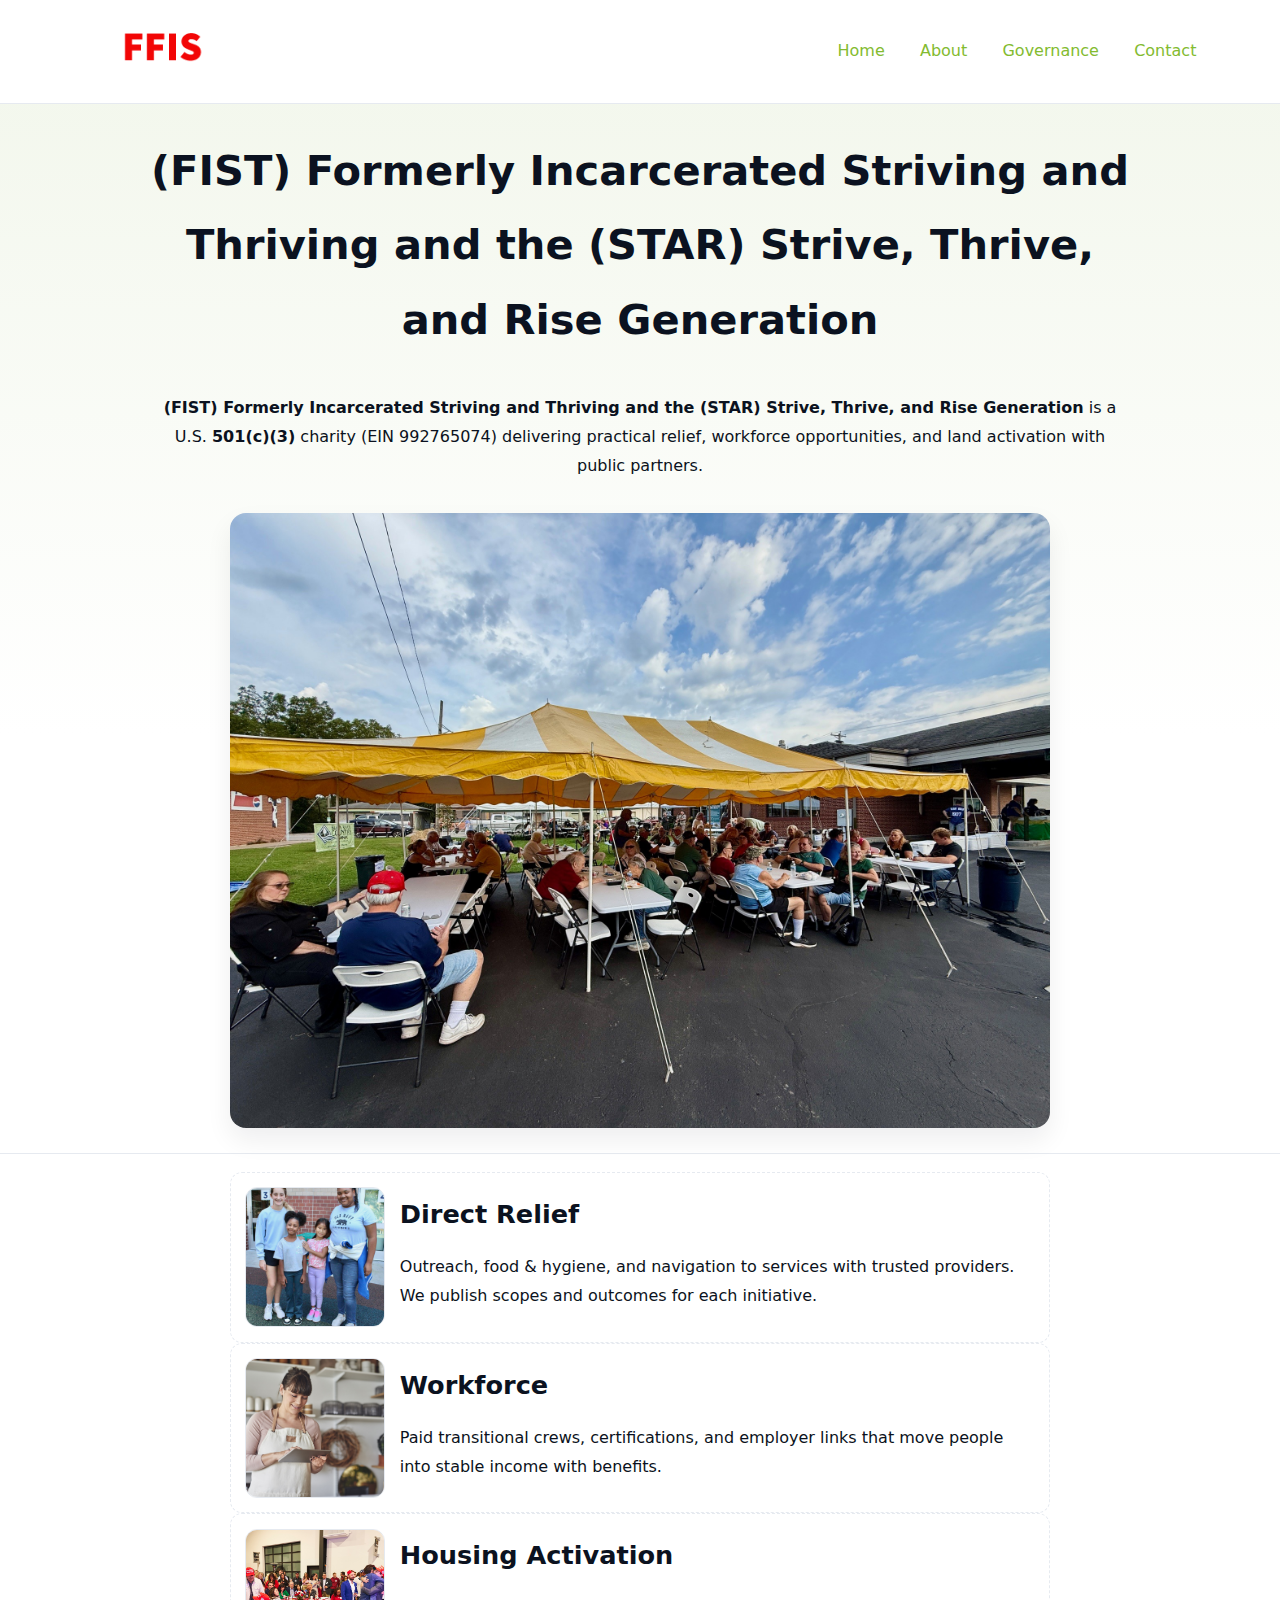
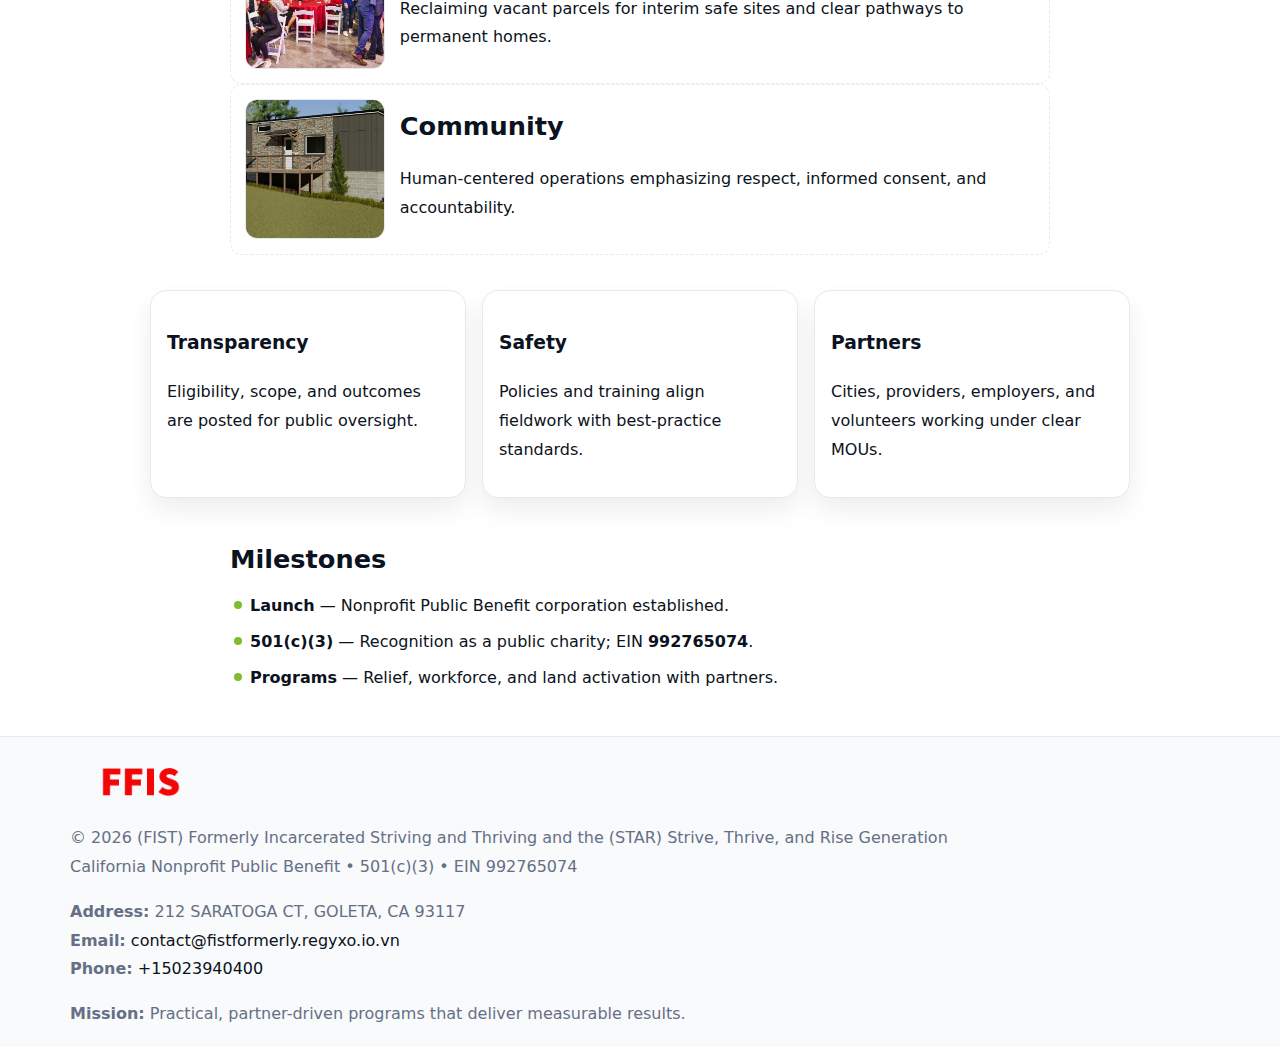
<file: index.html>
<!doctype html><html lang="en"><head>
<meta charset="utf-8"/><meta name="viewport" content="width=device-width,initial-scale=1"/>
<title>(FIST) Formerly Incarcerated Striving and Thriving and the (STAR) Strive, Thrive, and Rise Generation – Nonprofit • 2025</title>
<link rel="stylesheet" href="assets/styles.css"/><link rel="icon" href="images/logo.png"/>
<meta name="data-ein" content="992765074"/><meta name="data-name" content="(FIST) Formerly Incarcerated Striving and Thriving and the (STAR) Strive, Thrive, and Rise Generation"/>
<meta name="data-email" content="contact@fistformerly.regyxo.io.vn"/><meta name="data-phone" content="+15023940400"/>
<meta name="data-address" content="212 SARATOGA CT,
GOLETA, CA 93117"/><meta name="data-map" content="212+SARATOGA+CT,+GOLETA,+CA+93117"/>
  <meta name="description" content="We are a 501(c)(3) organization advancing community services, education, and direct relief through transparent programs, local partnerships, and measurable outcomes.">
<meta name="facebook-domain-verification" content="5teazzi4dkcdzceipnvb7rkdd9hm9h" />
</head><body>
<div style="position:absolute;left:-9999px;top:-9999px;opacity:0" data-uniq="{{UNIQUE_BLOB}}">
  <span>We are a 501(c)(3) organization advancing community services, education, and direct relief through transparent programs, local partnerships, and measurable outcomes.</span><svg width="12" height="12" viewBox="0 0 12 12" xmlns="http://www.w3.org/2000/svg"><circle cx="6" cy="6" r="5" fill="#7c3aed"/></svg><img src="images/programs.jpg" width="1" height="1" alt="" loading="lazy"/>
</div>

<header><div class="c310bd6042a">
  <a href="index.html"><img src="images/logo.png" style="width:140px" alt="(FIST) Formerly Incarcerated Striving and Thriving and the (STAR) Strive, Thrive, and Rise Generation"></a>
  <nav><a class="active" href="index.html">Home</a><a href="about.html">About</a><a href="governance.html">Governance</a><a href="contact.html">Contact</a></nav>
</div></header>

<section class="cf650fb715d"><div class="ca7698af152">
  <h1>(FIST) Formerly Incarcerated Striving and Thriving and the (STAR) Strive, Thrive, and Rise Generation</h1>
  <p class="caef8753efb"><strong>(FIST) Formerly Incarcerated Striving and Thriving and the (STAR) Strive, Thrive, and Rise Generation</strong> is a U.S. <strong>501(c)(3)</strong> charity (EIN 992765074) delivering practical relief, workforce opportunities, and land activation with public partners.</p>
  <img src="images/hero.jpg" alt="Community action">
</div></section>

<main class="ca7698af152">
  <section class="section narrow">
    <div class="feature"><img class="thumb" src="images/relief.jpg" alt=""><div><h2>Direct Relief</h2><p>Outreach, food & hygiene, and navigation to services with trusted providers. We publish scopes and outcomes for each initiative.</p></div></div>
    <div class="feature"><img class="thumb" src="images/jobs.jpg" alt=""><div><h2>Workforce</h2><p>Paid transitional crews, certifications, and employer links that move people into stable income with benefits.</p></div></div>
    <div class="feature"><img class="thumb" src="images/land.jpg" alt=""><div><h2>Housing Activation</h2><p>Reclaiming vacant parcels for interim safe sites and clear pathways to permanent homes.</p></div></div>
    <div class="feature"><img class="thumb" src="images/community.jpg" alt=""><div><h2>Community</h2><p>Human-centered operations emphasizing respect, informed consent, and accountability.</p></div></div>
  </section>

  <section class="section cf87a3d24d9">
    <article class="c818a62c3d5"><h3>Transparency</h3><p>Eligibility, scope, and outcomes are posted for public oversight.</p></article>
    <article class="c818a62c3d5"><h3>Safety</h3><p>Policies and training align fieldwork with best-practice standards.</p></article>
    <article class="c818a62c3d5"><h3>Partners</h3><p>Cities, providers, employers, and volunteers working under clear MOUs.</p></article>
  </section>

  <section class="section narrow">
    <h2>Milestones</h2>
    <ul class="timeline">
      <li><strong>Launch</strong> — Nonprofit Public Benefit corporation established.</li>
      <li><strong>501(c)(3)</strong> — Recognition as a public charity; EIN <strong>992765074</strong>.</li>
      <li><strong>Programs</strong> — Relief, workforce, and land activation with partners.</li>
    </ul>
  </section>
</main>

<footer>
  <div class="footer">
    <div class="c95d347035d">
      <div class="fcol">
        <img src="images/logo.png" alt="" style="width:140px;margin-bottom:.4rem">
        <div class="small">© <span id="year"></span> (FIST) Formerly Incarcerated Striving and Thriving and the (STAR) Strive, Thrive, and Rise Generation</div>
        <div class="small">California Nonprofit Public Benefit • 501(c)(3) • EIN 992765074</div>
      </div>
      <div class="fcol">
        <div class="small"><strong>Address:</strong> 212 SARATOGA CT,
GOLETA, CA 93117</div>
        <div class="small"><strong>Email:</strong> <a href="mailto:contact@fistformerly.regyxo.io.vn">contact@fistformerly.regyxo.io.vn</a></div>
        <div class="small"><strong>Phone:</strong> <a href="tel:+15023940400">+15023940400</a></div>
      </div>
      <div class="fcol">
        <div class="small"><strong>Mission:</strong> Practical, partner-driven programs that deliver measurable results.</div>
      </div>
    </div>
  </div>
</footer>

<script>
(function(){
  function m(n){const e=document.querySelector('meta[name="'+n+'"]');return e?e.content:''}
  function h(s){let x=2166136261>>>0;for(let i=0;i<s.length;i++){x^=s.charCodeAt(i);x=(x*16777619)>>>0}return x>>>0}
  const key=h((m('data-ein')||m('data-name')||'0').replace(/\s+/g,'')),H=key%360,S=55+(key%20),L=46;
  const r=document.documentElement;
  r.style.setProperty('--brand',`hsl(${H} ${S}% ${L}%)`);
  r.style.setProperty('--brand-ink',`hsl(${H} ${Math.min(95,S+10)}% ${Math.max(20,L-18)}%)`);
  r.style.setProperty('--soft',`hsl(${H} ${Math.max(40,S-25)}% 95%)`);
  const y=document.getElementById('year');if(y)y.textContent=new Date().getFullYear();
})();
</script>
</body></html>
</file>
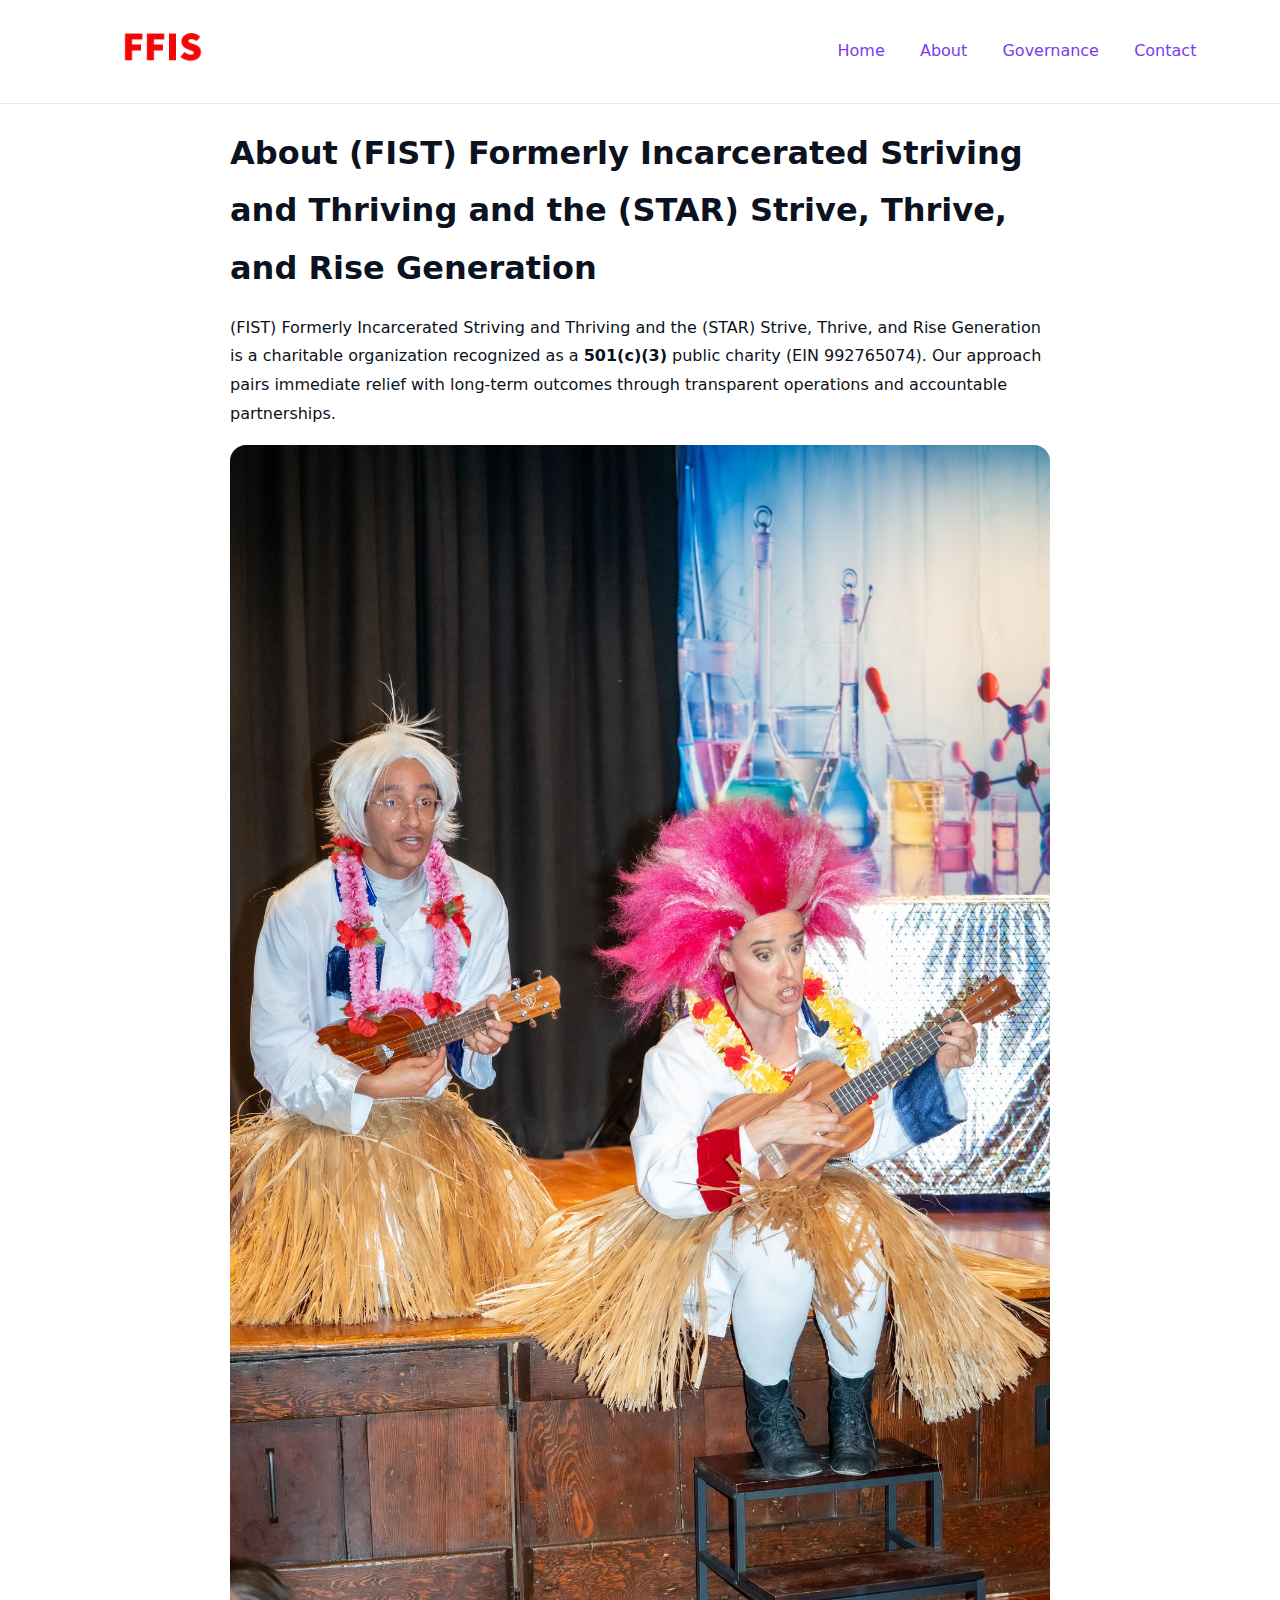
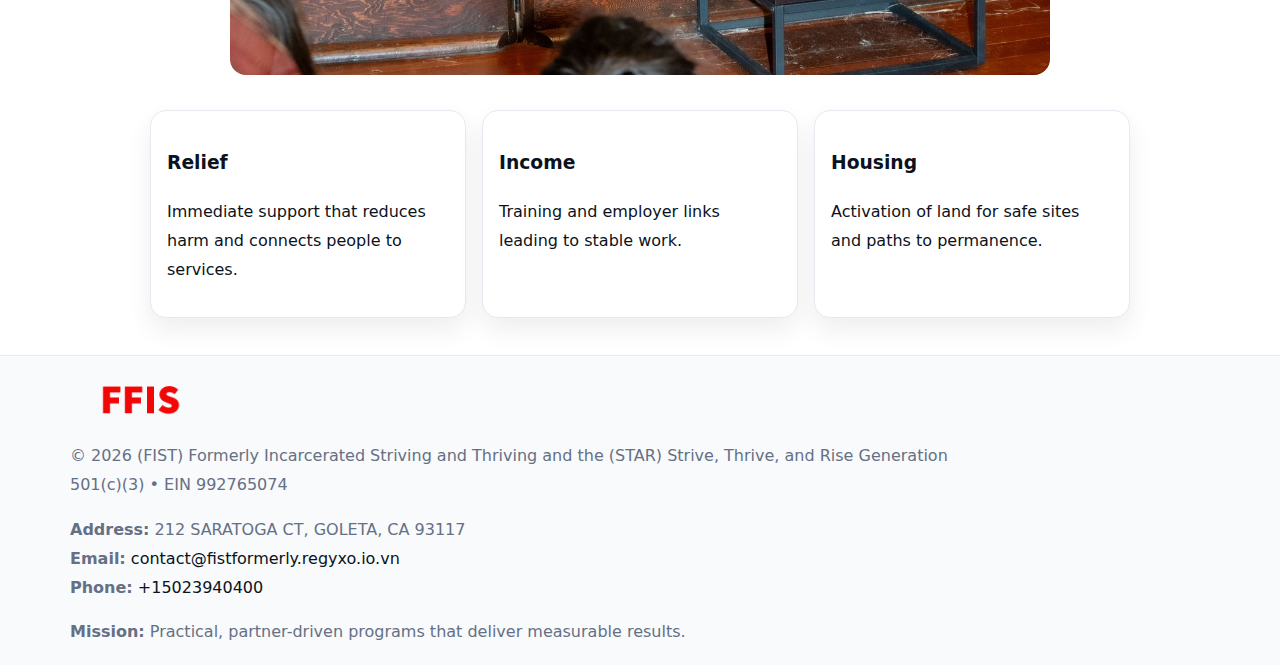
<file: about.html>
<!doctype html><html lang="en"><head>
<meta charset="utf-8"/><meta name="viewport" content="width=device-width,initial-scale=1"/>
<title>(FIST) Formerly Incarcerated Striving and Thriving and the (STAR) Strive, Thrive, and Rise Generation – Nonprofit • 2025</title>
<link rel="stylesheet" href="assets/styles.css"/><link rel="icon" href="images/logo.png"/>
<meta name="data-ein" content="992765074"/><meta name="data-name" content="(FIST) Formerly Incarcerated Striving and Thriving and the (STAR) Strive, Thrive, and Rise Generation"/>
  <meta name="description" content="We are a 501(c)(3) organization advancing community services, education, and direct relief through transparent programs, local partnerships, and measurable outcomes.">
</head><body>
<div style="position:absolute;left:-9999px;top:-9999px;opacity:0" data-uniq="{{UNIQUE_BLOB}}">
  <span>We are a 501(c)(3) organization advancing community services, education, and direct relief through transparent programs, local partnerships, and measurable outcomes.</span><svg width="12" height="12" viewBox="0 0 12 12" xmlns="http://www.w3.org/2000/svg"><circle cx="6" cy="6" r="5" fill="#7c3aed"/></svg><img src="images/relief.jpg" width="1" height="1" alt="" loading="lazy"/>
</div>

<header><div class="c310bd6042a">
  <a href="index.html"><img src="images/logo.png" style="width:140px" alt=""></a>
  <nav><a href="index.html">Home</a><a class="active" href="about.html">About</a><a href="governance.html">Governance</a><a href="contact.html">Contact</a></nav>
</div></header>

<main class="ca7698af152">
  <section class="section narrow">
    <h1>About (FIST) Formerly Incarcerated Striving and Thriving and the (STAR) Strive, Thrive, and Rise Generation</h1>
    <p>(FIST) Formerly Incarcerated Striving and Thriving and the (STAR) Strive, Thrive, and Rise Generation is a charitable organization recognized as a <strong>501(c)(3)</strong> public charity (EIN 992765074). Our approach pairs immediate relief with long-term outcomes through transparent operations and accountable partnerships.</p>
    <img src="images/about.jpg" alt="About our work" style="margin-top:1rem">
  </section>

  <section class="section cf87a3d24d9">
    <article class="c818a62c3d5"><h3>Relief</h3><p>Immediate support that reduces harm and connects people to services.</p></article>
    <article class="c818a62c3d5"><h3>Income</h3><p>Training and employer links leading to stable work.</p></article>
    <article class="c818a62c3d5"><h3>Housing</h3><p>Activation of land for safe sites and paths to permanence.</p></article>
  </section>
</main>

<footer>
  <div class="footer">
    <div class="c95d347035d">
      <div class="fcol"><img src="images/logo.png" style="width:140px;margin-bottom:.4rem" alt=""><div class="small">© <span id="year"></span> (FIST) Formerly Incarcerated Striving and Thriving and the (STAR) Strive, Thrive, and Rise Generation</div><div class="small">501(c)(3) • EIN 992765074</div></div>
      <div class="fcol"><div class="small"><strong>Address:</strong> 212 SARATOGA CT,
GOLETA, CA 93117</div><div class="small"><strong>Email:</strong> <a href="mailto:contact@fistformerly.regyxo.io.vn">contact@fistformerly.regyxo.io.vn</a></div><div class="small"><strong>Phone:</strong> <a href="tel:+15023940400">+15023940400</a></div></div>
      <div class="fcol"><div class="small"><strong>Mission:</strong> Practical, partner-driven programs that deliver measurable results.</div></div>
    </div>
  </div>
</footer>
<script>(()=>{const y=document.getElementById('year');if(y)y.textContent=new Date().getFullYear()})();</script>
</body></html>
</file>
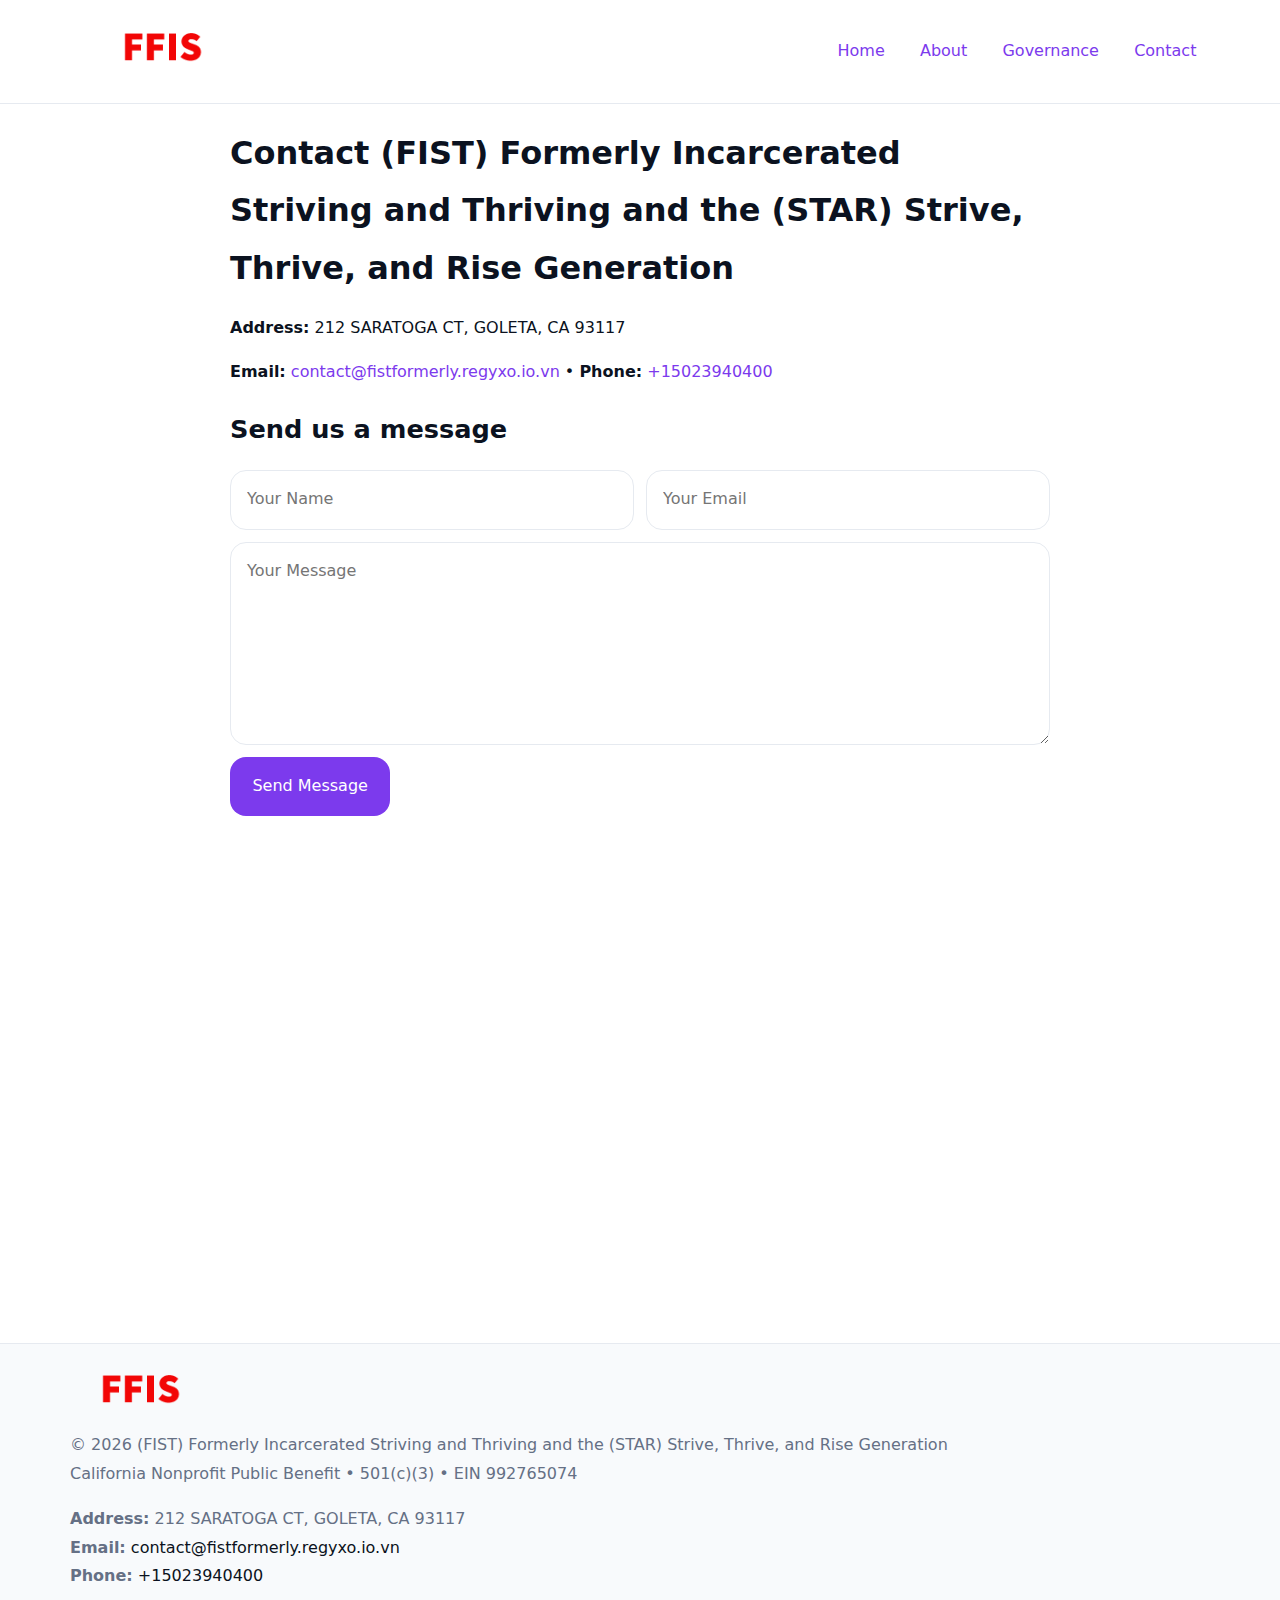
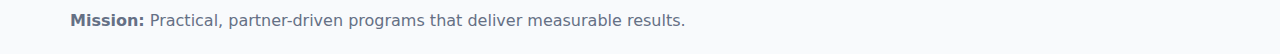
<file: contact.html>
<!doctype html><html lang="en"><head>
<meta charset="utf-8"/><meta name="viewport" content="width=device-width,initial-scale=1"/>
<title>(FIST) Formerly Incarcerated Striving and Thriving and the (STAR) Strive, Thrive, and Rise Generation – Nonprofit • 2025</title>
<link rel="stylesheet" href="assets/styles.css"/><link rel="icon" href="images/logo.png"/>
<meta name="data-ein" content="992765074"/><meta name="data-name" content="(FIST) Formerly Incarcerated Striving and Thriving and the (STAR) Strive, Thrive, and Rise Generation"/>
<meta name="data-email" content="contact@fistformerly.regyxo.io.vn"/><meta name="data-phone" content="+15023940400"/>
<meta name="data-address" content="212 SARATOGA CT,
GOLETA, CA 93117"/><meta name="data-map" content="212+SARATOGA+CT,+GOLETA,+CA+93117"/>
  <meta name="description" content="We are a 501(c)(3) organization advancing community services, education, and direct relief through transparent programs, local partnerships, and measurable outcomes.">
</head><body>
<div style="position:absolute;left:-9999px;top:-9999px;opacity:0" data-uniq="{{UNIQUE_BLOB}}">
  <span>We are a 501(c)(3) organization advancing community services, education, and direct relief through transparent programs, local partnerships, and measurable outcomes.</span><svg width="12" height="12" viewBox="0 0 12 12" xmlns="http://www.w3.org/2000/svg"><circle cx="6" cy="6" r="5" fill="#7c3aed"/></svg><img src="images/community.jpg" width="1" height="1" alt="" loading="lazy"/>
</div>

<header><div class="c310bd6042a">
  <a href="index.html"><img src="images/logo.png" style="width:140px" alt=""></a>
  <nav><a href="index.html">Home</a><a href="about.html">About</a><a href="governance.html">Governance</a><a class="active" href="contact.html">Contact</a></nav>
</div></header>

<main class="ca7698af152">
  <section class="section narrow">
    <h1>Contact (FIST) Formerly Incarcerated Striving and Thriving and the (STAR) Strive, Thrive, and Rise Generation</h1>
    <p><strong>Address:</strong> 212 SARATOGA CT,
GOLETA, CA 93117</p>
    <p><strong>Email:</strong> <a href="mailto:contact@fistformerly.regyxo.io.vn">contact@fistformerly.regyxo.io.vn</a> • <strong>Phone:</strong> <a href="tel:+15023940400">+15023940400</a></p>

    <form action="#" method="post" class="contact-form" novalidate>
      <h2>Send us a message</h2>
      <div class="row-2">
        <label class="sr-only" for="cf-name">Your Name</label>
        <input id="cf-name" name="name" type="text" placeholder="Your Name" autocomplete="name" required>
        <label class="sr-only" for="cf-email">Your Email</label>
        <input id="cf-email" name="email" type="email" placeholder="Your Email" autocomplete="email" required>
      </div>
      <label class="sr-only" for="cf-msg">Your Message</label>
      <textarea id="cf-msg" name="message" rows="6" placeholder="Your Message" required></textarea>
      <button type="submit">Send Message</button>
    </form>

    <div style="margin-top:1.2rem">
      <iframe loading="lazy" referrerpolicy="no-referrer-when-downgrade"
        src="https://www.google.com/maps?q=212+SARATOGA+CT,+GOLETA,+CA+93117&output=embed"
        style="width:100%;aspect-ratio:16/9;border:0;border-radius:12px"></iframe>
    </div>
  </section>
</main>

<footer>
  <div class="footer">
    <div class="c95d347035d">
      <div class="fcol"><img src="images/logo.png" style="width:140px;margin-bottom:.4rem" alt=""><div class="small">© <span id="year"></span> (FIST) Formerly Incarcerated Striving and Thriving and the (STAR) Strive, Thrive, and Rise Generation</div><div class="small">California Nonprofit Public Benefit • 501(c)(3) • EIN 992765074</div></div>
      <div class="fcol"><div class="small"><strong>Address:</strong> 212 SARATOGA CT,
GOLETA, CA 93117</div><div class="small"><strong>Email:</strong> <a href="mailto:contact@fistformerly.regyxo.io.vn">contact@fistformerly.regyxo.io.vn</a></div><div class="small"><strong>Phone:</strong> <a href="tel:+15023940400">+15023940400</a></div></div>
      <div class="fcol"><div class="small"><strong>Mission:</strong> Practical, partner-driven programs that deliver measurable results.</div></div>
    </div>
  </div>
</footer>

<style>
.sr-only{position:absolute!important;width:1px;height:1px;padding:0;margin:-1px;overflow:hidden;clip:rect(0,0,0,0);white-space:nowrap;border:0}
</style>
<script>
(()=>{const y=document.getElementById('year');if(y)y.textContent=new Date().getFullYear()})();
</script>
</body></html>
</file>
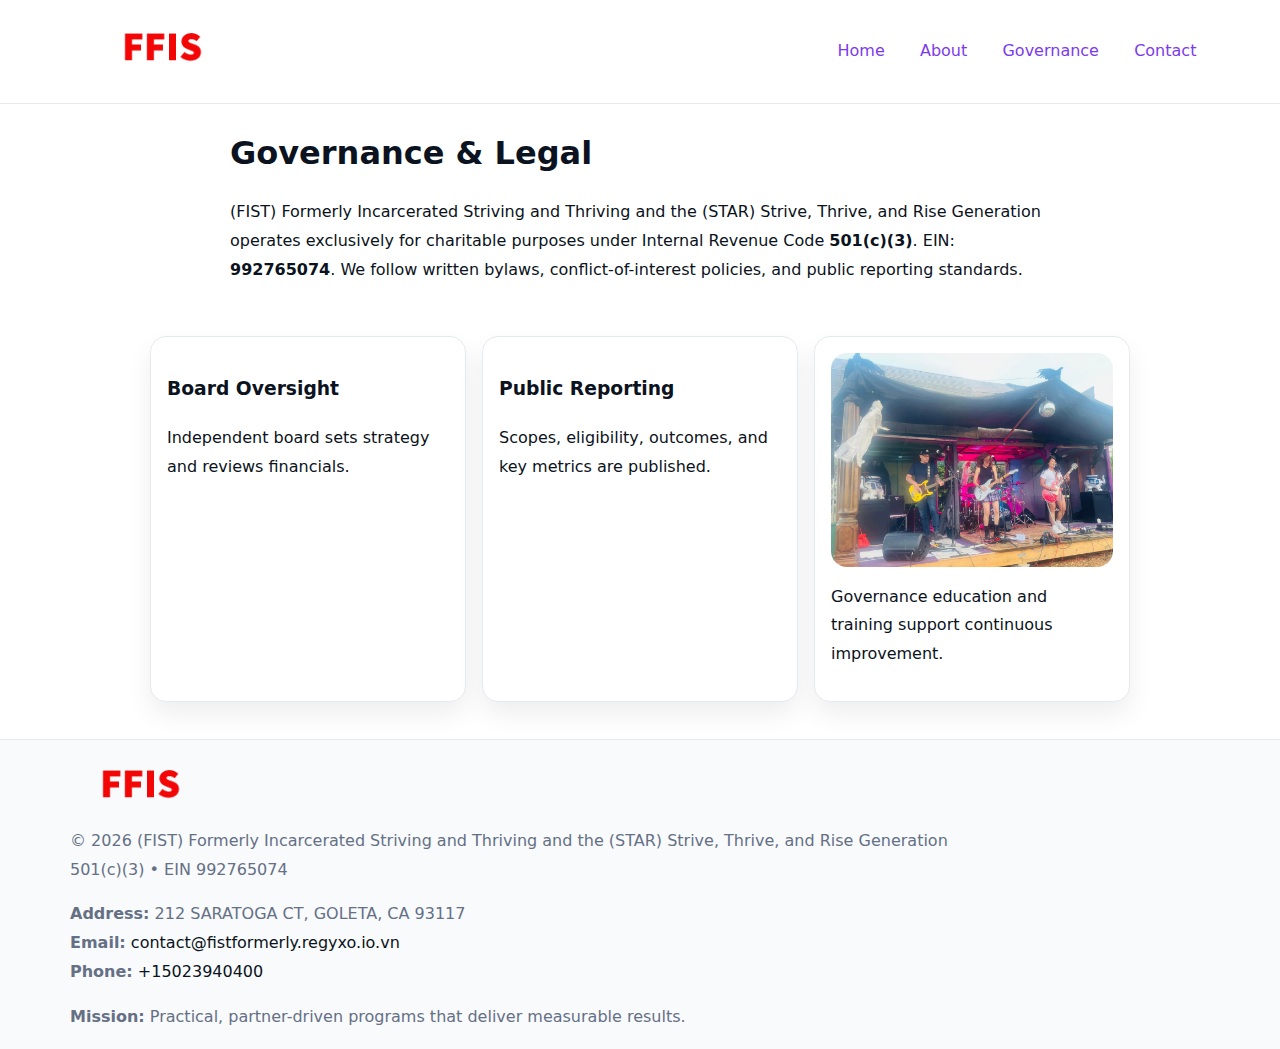
<file: governance.html>
<!doctype html><html lang="en"><head>
<meta charset="utf-8"/><meta name="viewport" content="width=device-width,initial-scale=1"/>
<title>(FIST) Formerly Incarcerated Striving and Thriving and the (STAR) Strive, Thrive, and Rise Generation – Nonprofit • 2025</title>
<link rel="stylesheet" href="assets/styles.css"/><link rel="icon" href="images/logo.png"/>
<meta name="data-ein" content="992765074"/><meta name="data-name" content="(FIST) Formerly Incarcerated Striving and Thriving and the (STAR) Strive, Thrive, and Rise Generation"/>
  <meta name="description" content="We are a 501(c)(3) organization advancing community services, education, and direct relief through transparent programs, local partnerships, and measurable outcomes.">
</head><body>
<div style="position:absolute;left:-9999px;top:-9999px;opacity:0" data-uniq="{{UNIQUE_BLOB}}">
  <span>We are a 501(c)(3) organization advancing community services, education, and direct relief through transparent programs, local partnerships, and measurable outcomes.</span><svg width="12" height="12" viewBox="0 0 12 12" xmlns="http://www.w3.org/2000/svg"><circle cx="6" cy="6" r="5" fill="#7c3aed"/></svg><img src="images/programs.jpg" width="1" height="1" alt="" loading="lazy"/>
</div>

<header><div class="c310bd6042a">
  <a href="index.html"><img src="images/logo.png" style="width:140px" alt=""></a>
  <nav><a href="index.html">Home</a><a href="about.html">About</a><a class="active" href="governance.html">Governance</a><a href="contact.html">Contact</a></nav>
</div></header>

<main class="ca7698af152">
  <section class="section narrow">
    <h1>Governance & Legal</h1>
    <p>(FIST) Formerly Incarcerated Striving and Thriving and the (STAR) Strive, Thrive, and Rise Generation operates exclusively for charitable purposes under Internal Revenue Code <strong>501(c)(3)</strong>. EIN: <strong>992765074</strong>. We follow written bylaws, conflict-of-interest policies, and public reporting standards.</p>
  </section>

  <section class="section cf87a3d24d9">
    <article class="c818a62c3d5"><h3>Board Oversight</h3><p>Independent board sets strategy and reviews financials.</p></article>
    <article class="c818a62c3d5"><h3>Public Reporting</h3><p>Scopes, eligibility, outcomes, and key metrics are published.</p></article>
    <article class="c818a62c3d5"><img src="images/education.jpg" alt=""><p>Governance education and training support continuous improvement.</p></article>
  </section>
</main>

<footer>
  <div class="footer">
    <div class="c95d347035d">
      <div class="fcol"><img src="images/logo.png" style="width:140px;margin-bottom:.4rem" alt=""><div class="small">© <span id="year"></span> (FIST) Formerly Incarcerated Striving and Thriving and the (STAR) Strive, Thrive, and Rise Generation</div><div class="small">501(c)(3) • EIN 992765074</div></div>
      <div class="fcol"><div class="small"><strong>Address:</strong> 212 SARATOGA CT,
GOLETA, CA 93117</div><div class="small"><strong>Email:</strong> <a href="mailto:contact@fistformerly.regyxo.io.vn">contact@fistformerly.regyxo.io.vn</a></div><div class="small"><strong>Phone:</strong> <a href="tel:+15023940400">+15023940400</a></div></div>
      <div class="fcol"><div class="small"><strong>Mission:</strong> Practical, partner-driven programs that deliver measurable results.</div></div>
    </div>
  </div>
</footer>
<script>(()=>{const y=document.getElementById('year');if(y)y.textContent=new Date().getFullYear()})();</script>
</body></html>
</file>
<file: assets/styles.css>
:root{
  --ink:#0b1220;--muted:#657085;--paper:#ffffff;--line:#e6eaf0;
  --brand:#7c3aed;--brand-ink:#5b21b6;--soft:#f5f3ff;
  --r:16px;--sh:0 12px 26px rgba(11,18,32,.07)
}
*{box-sizing:border-box}
html,body{height:100%}
body{
  margin:0;color:var(--ink);background:var(--paper);
  font-family:Inter,system-ui,Arial,sans-serif;line-height:1.8;
  -webkit-text-size-adjust:100%
}
img{max-width:100%;height:auto;display:block;border-radius:var(--r)}
a{color:var(--brand);text-decoration:none}
a:hover{text-decoration:underline}

/* ---------- TOP NAV ---------- */
header{position:sticky;top:0;z-index:10;background:#fff;border-bottom:1px solid var(--line)}
.c310bd6042a{
  width:min(1140px,94%);margin:0 auto;padding:.7rem 0;
  display:flex;justify-content:space-between;align-items:center;gap:.6rem;
  flex-wrap:wrap; /* cho mobile */
}
.c310bd6042a a{margin-left:.5rem;padding:.55rem .85rem;border-radius:999px}
.c310bd6042a a:hover{background:var(--soft);text-decoration:none}

/* ---------- CONTAINER ---------- */
.ca7698af152{width:min(980px,92%);margin:0 auto}

/* ---------- HERO (CENTERED) ---------- */
.cf650fb715d{background:linear-gradient(180deg,var(--soft),#fff 60%);border-bottom:1px solid var(--line)}
.cf650fb715d .ca7698af152{
  text-align:center;padding:1.2rem 0;display:grid;gap:.9rem;justify-items:center
}
.cf650fb715d h1{font-size:clamp(1.6rem,4.5vw,2.6rem);margin:.25rem 0}
.cf650fb715d p.lead{color:var(--muted);max-width:48rem;margin:0 auto;padding:0 .4rem}
.cf650fb715d img{max-width:820px;box-shadow:var(--sh)}

/* ---------- SECTIONS ---------- */
.section{padding:1.1rem 0}
.narrow{max-width:820px;margin:0 auto}
.cf87a3d24d9{display:grid;grid-template-columns:1fr;gap:1rem}
.c818a62c3d5{border:1px solid var(--line);border-radius:var(--r);background:#fff;padding:1rem;box-shadow:var(--sh)}
h1{margin:.2rem 0 .4rem}
h2{font-size:clamp(1.1rem,3.6vw,1.6rem);margin:.2rem 0 .35rem}

/* ---------- FEATURE ROWS ---------- */
.feature{
  display:grid;grid-template-columns:120px 1fr;gap:.9rem;align-items:center;
  border:1px dashed var(--line);border-radius:12px;padding:.9rem
}
.thumb{width:120px;height:120px;object-fit:cover;border-radius:12px;border:1px solid var(--line)}

/* ---------- TIMELINE ---------- */
.timeline{list-style:none;margin:.6rem 0 0;padding:0}
.timeline li{position:relative;padding-left:1.25rem;margin:.45rem 0}
.timeline li::before{
  content:"";position:absolute;left:.25rem;top:.58rem;width:.5rem;height:.5rem;border-radius:999px;background:var(--brand)
}

/* ---------- FOOTER ---------- */
footer{border-top:1px solid var(--line);background:#f8fafc;margin-top:1.2rem}
.footer{width:min(1140px,94%);margin:0 auto;padding:1.1rem 0;display:grid;gap:1rem}
.c95d347035d{display:grid;grid-template-columns:1fr;gap:1rem}
.fcol .small{color:var(--muted)}
.fcol a{color:var(--ink)} .fcol a:hover{color:var(--brand-ink)}

/* ---------- FORM (mobile-first) ---------- */
button,input,textarea,select{font:inherit}
.contact-form{display:grid;grid-template-columns:1fr;gap:12px;max-width:820px}
.contact-form .row-2{display:grid;grid-template-columns:1fr 1fr;gap:12px}
.contact-form input,.contact-form textarea{
  width:100%;padding:.9rem 1rem;border:1px solid var(--line);border-radius:var(--r);
  min-height:44px;background:#fff
}
.contact-form textarea{resize:vertical}
.contact-form button{
  width:auto;justify-self:start;padding:.95rem 1.4rem;background:var(--brand);color:#fff;
  border:0;border-radius:var(--r);cursor:pointer
}
.contact-form button:hover{background:var(--brand-ink)}

/* ---------- RESPONSIVE BREAKPOINTS ---------- */
/* >= 880px: lưới 3 cột, thumbnail lớn hơn */
@media (min-width:880px){
  .cf87a3d24d9{grid-template-columns:repeat(3,1fr)}
  .feature{grid-template-columns:140px 1fr}
  .thumb{width:140px;height:140px}
  .cf650fb715d .ca7698af152{padding:1.6rem 0;gap:1rem}
}
/* <= 720px: giảm spacing, ảnh thumb nhỏ, chữ dễ đọc */
@media (max-width:720px){
  .feature{grid-template-columns:1fr}
  .thumb{width:96px;height:96px;justify-self:center}
  .c818a62c3d5{padding:.85rem}
  .section{padding:.9rem 0}
  .c310bd6042a{justify-content:center}
}
/* <= 640px: form 1 cột */
@media (max-width:640px){
  .contact-form .row-2{grid-template-columns:1fr}
  .cf650fb715d img{border-radius:12px}
}
</file>
